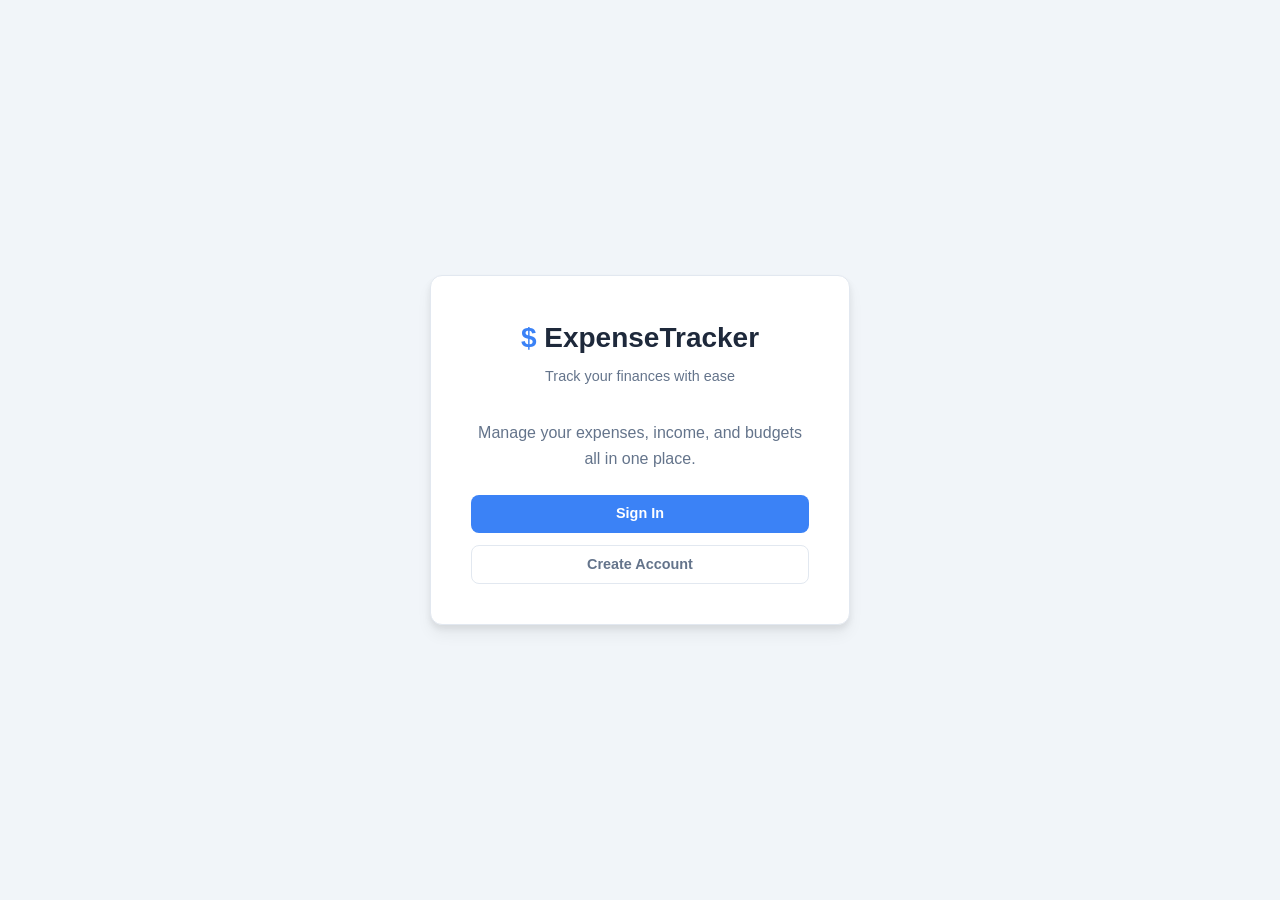
<file: frontend/index.html>
<!DOCTYPE html>
<html lang="en">
<head>
    <meta charset="UTF-8">
    <meta name="viewport" content="width=device-width, initial-scale=1.0">
    <title>Expense Tracker</title>
    <link rel="stylesheet" href="css/style.css">
</head>
<body>
    <div class="auth-page">
        <div class="auth-card" style="text-align:center;">
            <div class="auth-logo">
                <h1><span>$</span> ExpenseTracker</h1>
                <p>Track your finances with ease</p>
            </div>
            <p style="color:var(--text-secondary); margin-bottom:24px;">
                Manage your expenses, income, and budgets all in one place.
            </p>
            <a href="login.html" class="btn btn-primary btn-block" style="margin-bottom:12px;">Sign In</a>
            <a href="register.html" class="btn btn-outline btn-block">Create Account</a>
        </div>
    </div>
</body>
</html>
</file>
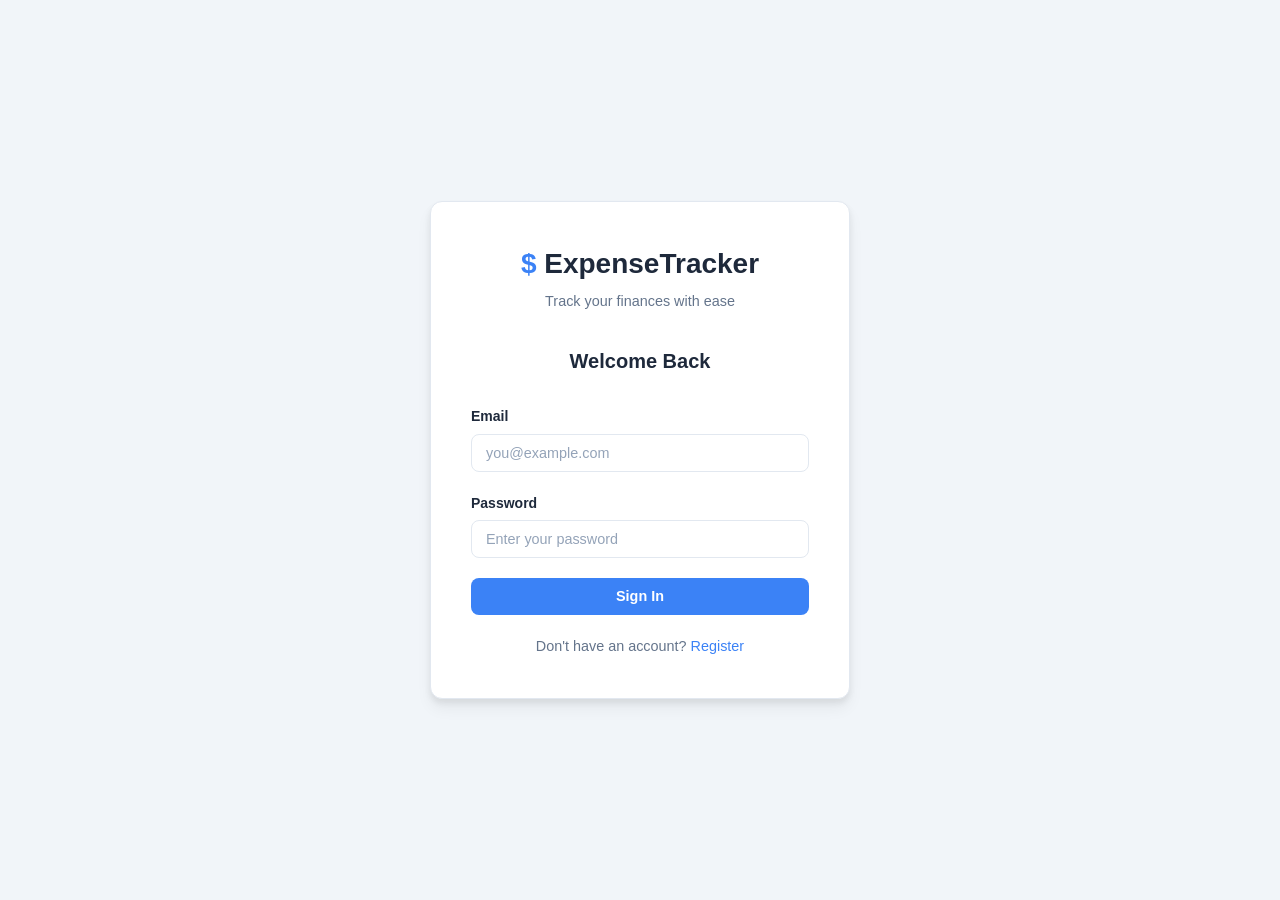
<file: frontend/budgets.html>
<!DOCTYPE html>
<html lang="en">
<head>
    <meta charset="UTF-8">
    <meta name="viewport" content="width=device-width, initial-scale=1.0">
    <title>Budgets - Expense Tracker</title>
    <link rel="stylesheet" href="css/style.css">
</head>
<body>
    <div class="sidebar-overlay" id="sidebarOverlay"></div>
    <aside class="sidebar" id="sidebar">
        <div class="sidebar-brand"><h2><span>$</span> ExpenseTracker</h2></div>
        <nav class="sidebar-nav">
            <a href="dashboard.html"><span class="icon">&#9632;</span> Dashboard</a>
            <a href="reports.html"><span class="icon">&#128202;</span> Reports</a>
            <a href="expenses.html"><span class="icon">&#36;</span> Expenses</a>
            <a href="income.html"><span class="icon">&#8593;</span> Income</a>
            <a href="categories.html"><span class="icon">&#9776;</span> Categories</a>
            <a href="budgets.html" class="active"><span class="icon">&#128176;</span> Budgets</a>
            <a href="notifications.html"><span class="icon">&#128276;</span> Notifications</a>
            <a href="settings.html"><span class="icon">&#9881;</span> Settings</a>
            <a href="profile.html"><span class="icon">&#128100;</span> Profile</a>
        </nav>
        <div class="sidebar-footer"><a href="#" id="logoutBtn"><span class="icon">&#8592;</span> Logout</a></div>
    </aside>
    <div class="main-content">
        <header class="navbar">
            <div class="navbar-left"><button class="menu-toggle" id="menuToggle">&#9776;</button><h1 class="page-title">Budgets</h1></div>
            <div class="navbar-right"><div class="navbar-user"><div class="user-avatar" id="userAvatar">U</div><div class="user-info"><div class="user-name" id="userName">User</div><div class="user-email" id="userEmail">user@example.com</div></div></div></div>
        </header>
        <div class="page-content">
            <div id="errorAlert" class="alert alert-danger"></div>
            <div id="successAlert" class="alert alert-success"></div>
            <div class="content-grid">
                <div class="card">
                    <div class="card-header"><h3 id="budgetFormTitle">Set Budget</h3></div>
                    <div class="card-body">
                        <form id="budgetForm">
                            <input type="hidden" id="editBudgetId" value="">
                            <div class="form-row">
                                <div class="form-group">
                                    <label for="budgetMonth">Month</label>
                                    <select id="budgetMonth" class="form-control">
                                        <option value="">Select</option><option value="1">January</option><option value="2">February</option><option value="3">March</option>
                                        <option value="4">April</option><option value="5">May</option><option value="6">June</option>
                                        <option value="7">July</option><option value="8">August</option><option value="9">September</option>
                                        <option value="10">October</option><option value="11">November</option><option value="12">December</option>
                                    </select>
                                </div>
                                <div class="form-group"><label for="budgetYear">Year</label><input type="number" id="budgetYear" class="form-control" min="2000" max="2100"></div>
                            </div>
                            <div class="form-group"><label for="budgetAmount">Budget Amount</label><input type="number" id="budgetAmount" class="form-control" step="0.01" min="0.01" required></div>
                            <div class="form-actions">
                                <button type="submit" class="btn btn-primary" id="saveBudgetBtn">Set Budget</button>
                                <button type="button" class="btn btn-outline" id="cancelBudgetEditBtn" style="display:none;">Cancel</button>
                            </div>
                        </form>
                    </div>
                </div>
                <div class="card">
                    <div class="card-header"><h3>Your Budgets</h3></div>
                    <div class="card-body">
                        <div id="loadingBudgets" class="loading"><div class="spinner"></div>Loading...</div>
                        <div class="table-container"><table><thead><tr><th>Month</th><th>Year</th><th>Amount</th><th>Actions</th></tr></thead><tbody id="budgetsBody"></tbody></table></div>
                        <div id="budgetsEmpty" class="empty-state" style="display:none;"><div class="empty-icon">&#128466;</div><h4>No budgets set</h4></div>
                    </div>
                </div>
            </div>
        </div>
    </div>
    <script src="js/api.js"></script>
    <script src="js/auth.js"></script>
    <script src="js/budgets.js"></script>
</body>
</html>
</file>
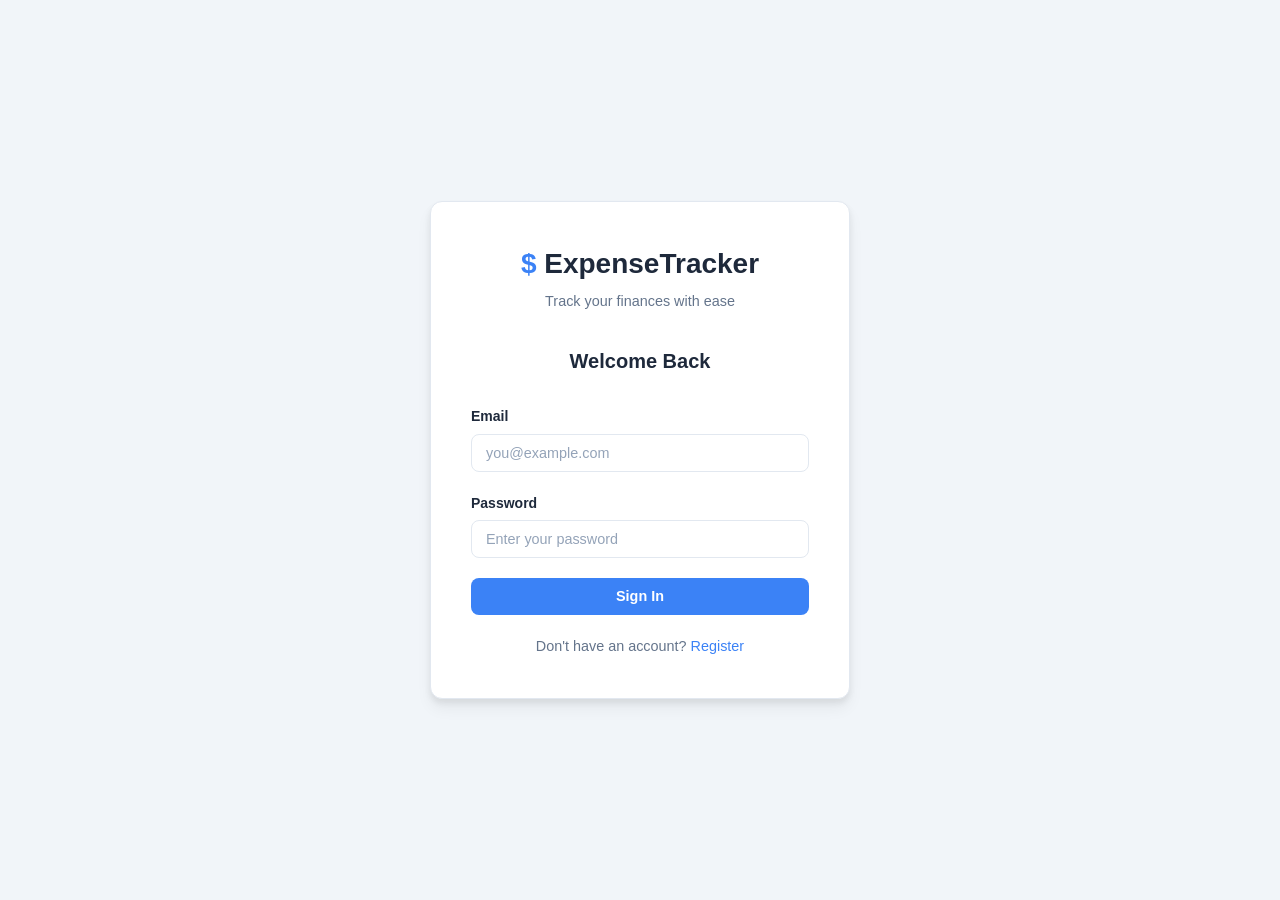
<file: frontend/categories.html>
<!DOCTYPE html>
<html lang="en">
<head>
    <meta charset="UTF-8">
    <meta name="viewport" content="width=device-width, initial-scale=1.0">
    <title>Categories - Expense Tracker</title>
    <link rel="stylesheet" href="css/style.css">
</head>
<body>
    <div class="sidebar-overlay" id="sidebarOverlay"></div>
    <aside class="sidebar" id="sidebar">
        <div class="sidebar-brand"><h2><span>$</span> ExpenseTracker</h2></div>
        <nav class="sidebar-nav">
            <a href="dashboard.html"><span class="icon">&#9632;</span> Dashboard</a>
            <a href="reports.html"><span class="icon">&#128202;</span> Reports</a>
            <a href="expenses.html"><span class="icon">&#36;</span> Expenses</a>
            <a href="income.html"><span class="icon">&#8593;</span> Income</a>
            <a href="categories.html" class="active"><span class="icon">&#9776;</span> Categories</a>
            <a href="budgets.html"><span class="icon">&#128176;</span> Budgets</a>
            <a href="notifications.html"><span class="icon">&#128276;</span> Notifications</a>
            <a href="settings.html"><span class="icon">&#9881;</span> Settings</a>
            <a href="profile.html"><span class="icon">&#128100;</span> Profile</a>
        </nav>
        <div class="sidebar-footer"><a href="#" id="logoutBtn"><span class="icon">&#8592;</span> Logout</a></div>
    </aside>
    <div class="main-content">
        <header class="navbar">
            <div class="navbar-left"><button class="menu-toggle" id="menuToggle">&#9776;</button><h1 class="page-title">Categories</h1></div>
            <div class="navbar-right"><div class="navbar-user"><div class="user-avatar" id="userAvatar">U</div><div class="user-info"><div class="user-name" id="userName">User</div><div class="user-email" id="userEmail">user@example.com</div></div></div></div>
        </header>
        <div class="page-content">
            <div id="errorAlert" class="alert alert-danger"></div>
            <div id="successAlert" class="alert alert-success"></div>
            <div class="content-grid">
                <div class="card">
                    <div class="card-header"><h3 id="catFormTitle">Create Category</h3></div>
                    <div class="card-body">
                        <form id="categoryForm">
                            <input type="hidden" id="editCategoryId" value="">
                            <div class="form-group"><label for="categoryName">Category Name</label><input type="text" id="categoryName" class="form-control" placeholder="e.g. Food" required></div>
                            <div class="form-actions">
                                <button type="submit" class="btn btn-primary" id="saveCategoryBtn">Create</button>
                                <button type="button" class="btn btn-outline" id="cancelCatEditBtn" style="display:none;">Cancel</button>
                            </div>
                        </form>
                    </div>
                </div>
                <div class="card">
                    <div class="card-header"><h3>Your Categories</h3></div>
                    <div class="card-body">
                        <div id="loadingCategories" class="loading"><div class="spinner"></div>Loading...</div>
                        <div class="table-container"><table><thead><tr><th>Name</th><th>Type</th><th>Actions</th></tr></thead><tbody id="categoriesBody"></tbody></table></div>
                        <div id="categoriesEmpty" class="empty-state" style="display:none;"><div class="empty-icon">&#128466;</div><h4>No categories</h4></div>
                    </div>
                </div>
            </div>
        </div>
    </div>
    <script src="js/api.js"></script>
    <script src="js/auth.js"></script>
    <script src="js/categories.js"></script>
</body>
</html>
</file>
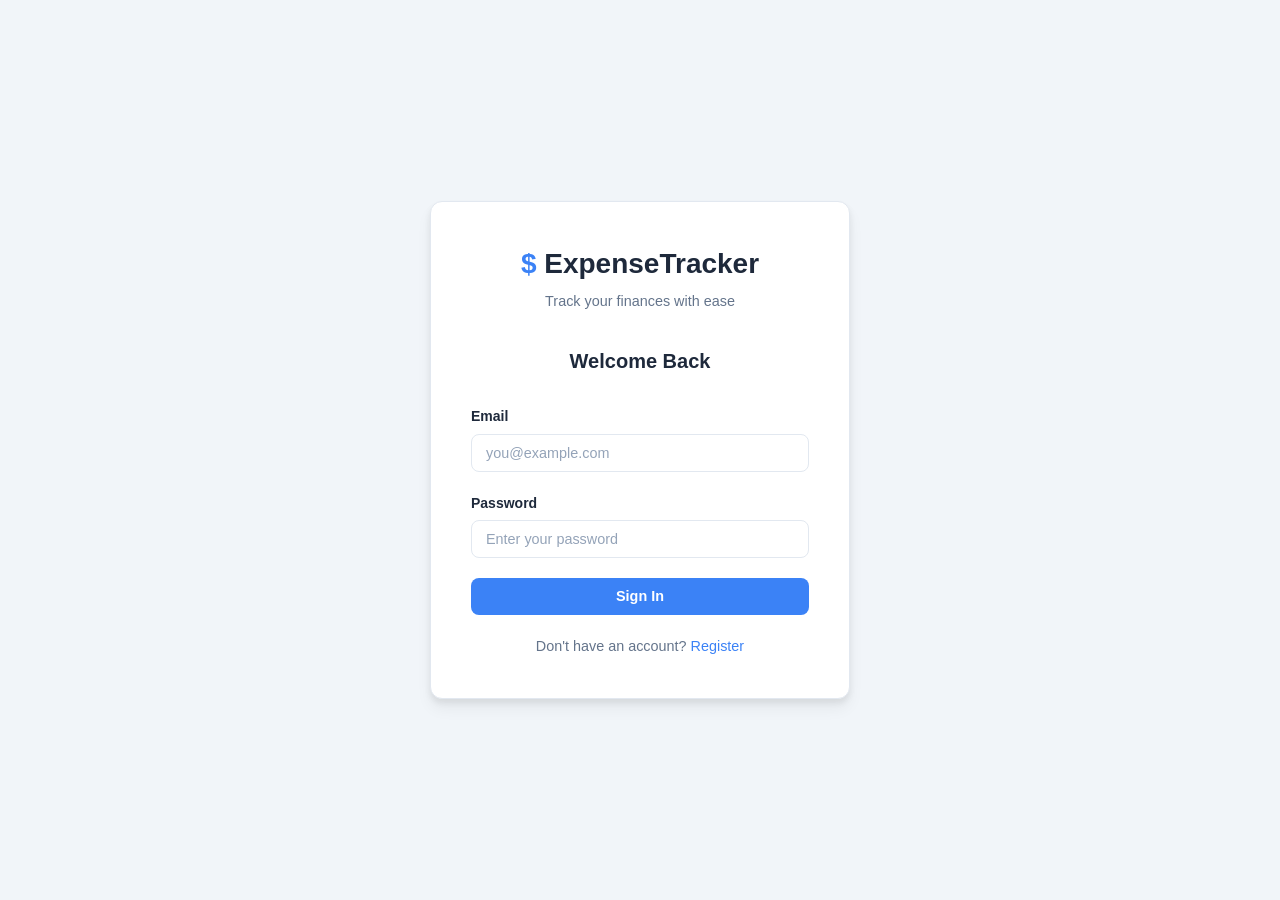
<file: frontend/expenses.html>
<!DOCTYPE html>
<html lang="en">
<head>
    <meta charset="UTF-8">
    <meta name="viewport" content="width=device-width, initial-scale=1.0">
    <title>Expenses - Expense Tracker</title>
    <link rel="stylesheet" href="css/style.css">
</head>
<body>
    <div class="sidebar-overlay" id="sidebarOverlay"></div>
    <aside class="sidebar" id="sidebar">
        <div class="sidebar-brand"><h2><span>$</span> ExpenseTracker</h2></div>
        <nav class="sidebar-nav">
            <a href="dashboard.html"><span class="icon">&#9632;</span> Dashboard</a>
            <a href="reports.html"><span class="icon">&#128202;</span> Reports</a>
            <a href="expenses.html" class="active"><span class="icon">&#36;</span> Expenses</a>
            <a href="income.html"><span class="icon">&#8593;</span> Income</a>
            <a href="categories.html"><span class="icon">&#9776;</span> Categories</a>
            <a href="budgets.html"><span class="icon">&#128176;</span> Budgets</a>
            <a href="notifications.html"><span class="icon">&#128276;</span> Notifications</a>
            <a href="settings.html"><span class="icon">&#9881;</span> Settings</a>
            <a href="profile.html"><span class="icon">&#128100;</span> Profile</a>
        </nav>
        <div class="sidebar-footer"><a href="#" id="logoutBtn"><span class="icon">&#8592;</span> Logout</a></div>
    </aside>
    <div class="main-content">
        <header class="navbar">
            <div class="navbar-left"><button class="menu-toggle" id="menuToggle">&#9776;</button><h1 class="page-title">Expenses</h1></div>
            <div class="navbar-right"><div class="navbar-user"><div class="user-avatar" id="userAvatar">U</div><div class="user-info"><div class="user-name" id="userName">User</div><div class="user-email" id="userEmail">user@example.com</div></div></div></div>
        </header>
        <div class="page-content">
            <div id="errorAlert" class="alert alert-danger"></div>
            <div id="successAlert" class="alert alert-success"></div>
            <div class="content-grid">
                <div class="card">
                    <div class="card-header"><h3 id="expenseFormTitle">Add Expense</h3></div>
                    <div class="card-body">
                        <form id="expenseForm">
                            <input type="hidden" id="editExpenseId" value="">
                            <div class="form-group">
                                <label for="expenseCategory">Category</label>
                                <select id="expenseCategory" class="form-control" required><option value="">Select a category</option></select>
                            </div>
                            <div class="form-group">
                                <label for="expenseTitle">Title</label>
                                <input type="text" id="expenseTitle" class="form-control" placeholder="e.g. Groceries" required>
                            </div>
                            <div class="form-row">
                                <div class="form-group"><label for="expenseAmount">Amount</label><input type="number" id="expenseAmount" class="form-control" step="0.01" min="0.01" required></div>
                                <div class="form-group"><label for="expenseDate">Date</label><input type="date" id="expenseDate" class="form-control" required></div>
                            </div>
                            <div class="form-row">
                                <div class="form-group">
                                    <label for="expenseType">Type</label>
                                    <select id="expenseType" class="form-control">
                                        <option value="expense">Expense</option>
                                        <option value="transfer">Transfer</option>
                                    </select>
                                </div>
                                <div class="form-group">
                                    <label for="paymentMethod">Payment</label>
                                    <select id="paymentMethod" class="form-control">
                                        <option value="cash">Cash</option>
                                        <option value="card">Card</option>
                                        <option value="upi">UPI</option>
                                        <option value="bank">Bank Transfer</option>
                                        <option value="wallet">Wallet</option>
                                    </select>
                                </div>
                            </div>
                            <div class="form-group">
                                <label for="merchantName">Merchant</label>
                                <input type="text" id="merchantName" class="form-control" placeholder="Optional merchant name">
                            </div>
                            <div class="form-group">
                                <label for="expenseNotes">Notes</label>
                                <textarea id="expenseNotes" class="form-control" placeholder="Optional notes"></textarea>
                            </div>
                            <div class="form-group">
                                <label for="expenseTags">Tags</label>
                                <input type="text" id="expenseTags" class="form-control" placeholder="e.g. urgent,work,personal">
                            </div>
                            <div class="form-actions">
                                <button type="submit" class="btn btn-primary" id="saveExpenseBtn">Add Expense</button>
                                <button type="button" class="btn btn-outline" id="cancelEditBtn" style="display:none;">Cancel</button>
                            </div>
                        </form>
                    </div>
                </div>
                <div class="card">
                    <div class="card-header">
                        <h3>Your Expenses</h3>
                        <div style="display:flex;gap:8px;">
                            <input type="text" id="searchExpense" class="form-control" placeholder="Search..." style="width:200px;">
                        </div>
                    </div>
                    <div class="card-body">
                        <div id="loadingExpenses" class="loading"><div class="spinner"></div>Loading...</div>
                        <div class="table-container">
                            <table><thead><tr><th>Title</th><th>Category</th><th>Amount</th><th>Date</th><th>Payment</th><th>Actions</th></tr></thead><tbody id="expensesBody"></tbody></table>
                        </div>
                        <div id="expensesEmpty" class="empty-state" style="display:none;"><div class="empty-icon">&#128466;</div><h4>No expenses yet</h4></div>
                        <div class="pagination" id="expensePagination"></div>
                    </div>
                </div>
            </div>
        </div>
    </div>
    <script src="js/api.js"></script>
    <script src="js/auth.js"></script>
    <script src="js/expenses.js"></script>
</body>
</html>
</file>
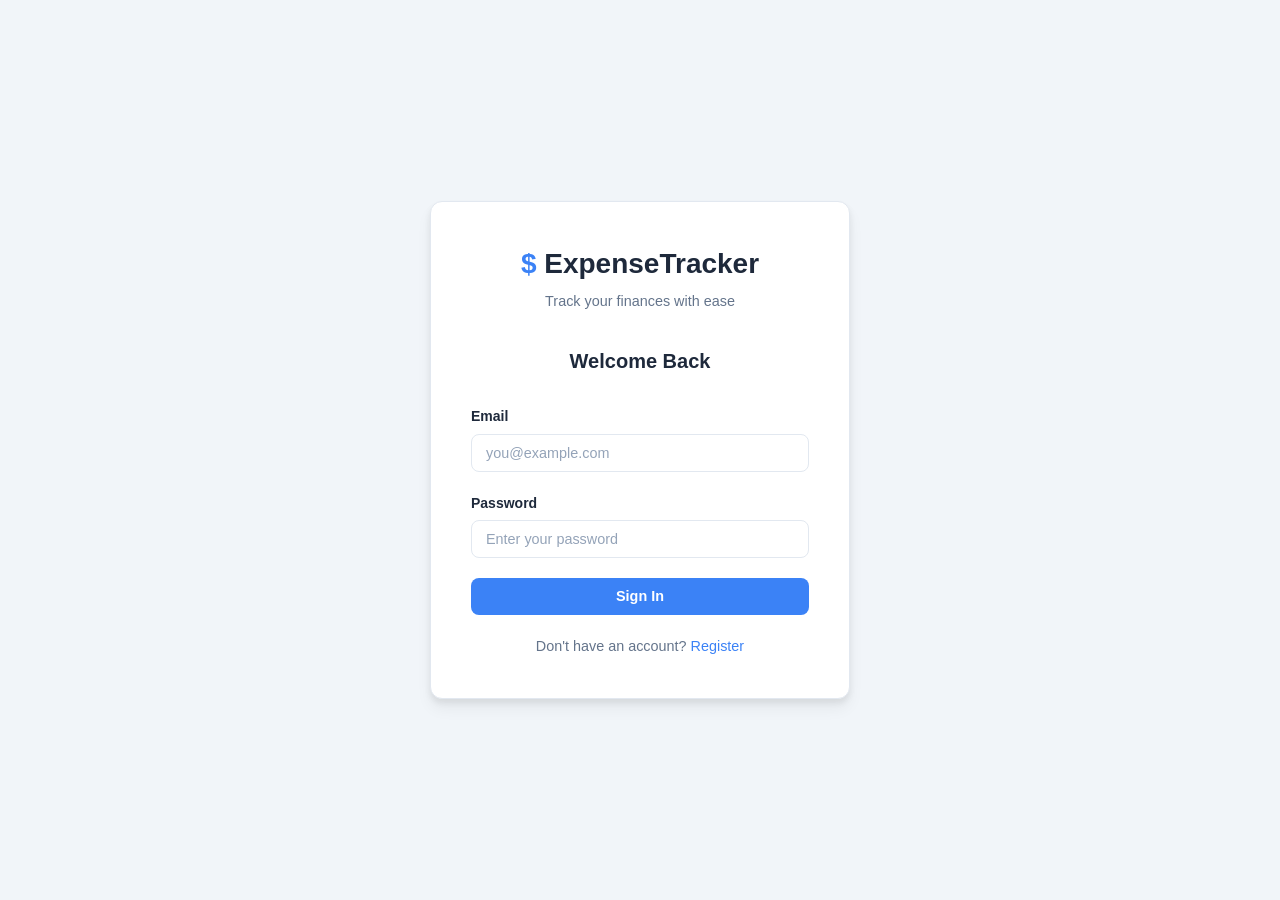
<file: frontend/income.html>
<!DOCTYPE html>
<html lang="en">
<head>
    <meta charset="UTF-8">
    <meta name="viewport" content="width=device-width, initial-scale=1.0">
    <title>Income - Expense Tracker</title>
    <link rel="stylesheet" href="css/style.css">
</head>
<body>
    <div class="sidebar-overlay" id="sidebarOverlay"></div>
    <aside class="sidebar" id="sidebar">
        <div class="sidebar-brand"><h2><span>$</span> ExpenseTracker</h2></div>
        <nav class="sidebar-nav">
            <a href="dashboard.html"><span class="icon">&#9632;</span> Dashboard</a>
            <a href="reports.html"><span class="icon">&#128202;</span> Reports</a>
            <a href="expenses.html"><span class="icon">&#36;</span> Expenses</a>
            <a href="income.html" class="active"><span class="icon">&#8593;</span> Income</a>
            <a href="categories.html"><span class="icon">&#9776;</span> Categories</a>
            <a href="budgets.html"><span class="icon">&#128176;</span> Budgets</a>
            <a href="notifications.html"><span class="icon">&#128276;</span> Notifications</a>
            <a href="settings.html"><span class="icon">&#9881;</span> Settings</a>
            <a href="profile.html"><span class="icon">&#128100;</span> Profile</a>
        </nav>
        <div class="sidebar-footer"><a href="#" id="logoutBtn"><span class="icon">&#8592;</span> Logout</a></div>
    </aside>
    <div class="main-content">
        <header class="navbar">
            <div class="navbar-left"><button class="menu-toggle" id="menuToggle">&#9776;</button><h1 class="page-title">Income</h1></div>
            <div class="navbar-right"><div class="navbar-user"><div class="user-avatar" id="userAvatar">U</div><div class="user-info"><div class="user-name" id="userName">User</div><div class="user-email" id="userEmail">user@example.com</div></div></div></div>
        </header>
        <div class="page-content">
            <div id="errorAlert" class="alert alert-danger"></div>
            <div id="successAlert" class="alert alert-success"></div>
            <div class="content-grid">
                <div class="card">
                    <div class="card-header"><h3 id="incomeFormTitle">Add Income</h3></div>
                    <div class="card-body">
                        <form id="incomeForm">
                            <input type="hidden" id="editIncomeId" value="">
                            <div class="form-group"><label for="incomeSource">Source</label><input type="text" id="incomeSource" class="form-control" placeholder="e.g. Salary" required></div>
                            <div class="form-row">
                                <div class="form-group"><label for="incomeAmount">Amount</label><input type="number" id="incomeAmount" class="form-control" step="0.01" min="0.01" required></div>
                                <div class="form-group"><label for="incomeDate">Date</label><input type="date" id="incomeDate" class="form-control" required></div>
                            </div>
                            <div class="form-group">
                                <label for="incomeType">Type</label>
                                <select id="incomeType" class="form-control">
                                    <option value="salary">Salary</option>
                                    <option value="freelance">Freelance</option>
                                    <option value="bonus">Bonus</option>
                                    <option value="investment">Investment</option>
                                    <option value="gift">Gift</option>
                                    <option value="other">Other</option>
                                </select>
                            </div>
                            <div class="form-group"><label for="incomeNotes">Notes</label><textarea id="incomeNotes" class="form-control"></textarea></div>
                            <div class="form-actions">
                                <button type="submit" class="btn btn-success" id="saveIncomeBtn">Add Income</button>
                                <button type="button" class="btn btn-outline" id="cancelIncomeEditBtn" style="display:none;">Cancel</button>
                            </div>
                        </form>
                    </div>
                </div>
                <div class="card">
                    <div class="card-header"><h3>Your Income</h3></div>
                    <div class="card-body">
                        <div id="loadingIncome" class="loading"><div class="spinner"></div>Loading...</div>
                        <div class="table-container"><table><thead><tr><th>Source</th><th>Amount</th><th>Date</th><th>Type</th><th>Actions</th></tr></thead><tbody id="incomeBody"></tbody></table></div>
                        <div id="incomeEmpty" class="empty-state" style="display:none;"><div class="empty-icon">&#128466;</div><h4>No income recorded yet</h4></div>
                    </div>
                </div>
            </div>
        </div>
    </div>
    <script src="js/api.js"></script>
    <script src="js/auth.js"></script>
    <script src="js/income.js"></script>
</body>
</html>
</file>
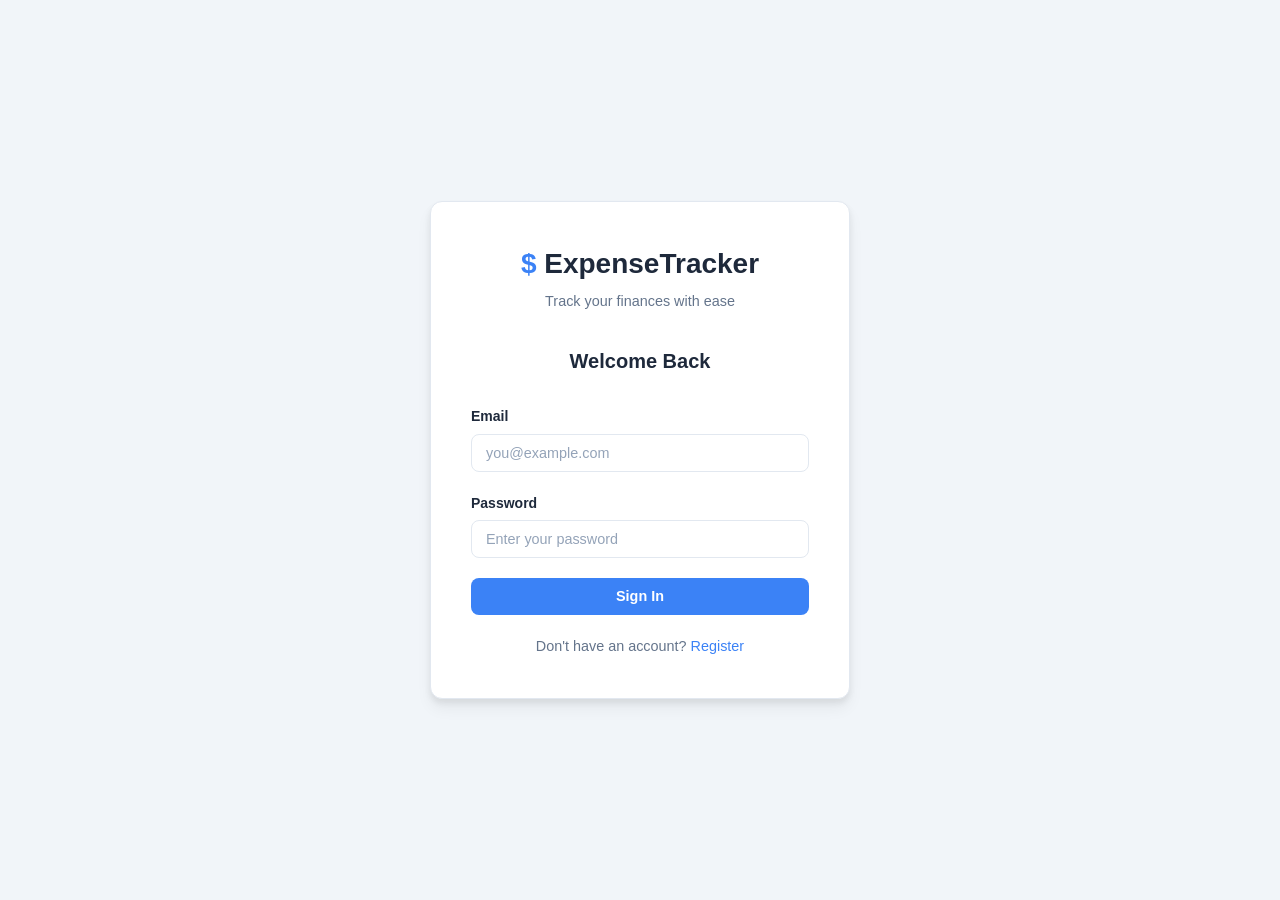
<file: frontend/login.html>
<!DOCTYPE html>
<html lang="en">
<head>
    <meta charset="UTF-8">
    <meta name="viewport" content="width=device-width, initial-scale=1.0">
    <title>Login - Expense Tracker</title>
    <link rel="stylesheet" href="css/style.css">
</head>
<body>
    <div class="auth-page">
        <div class="auth-card">
            <div class="auth-logo">
                <h1><span>$</span> ExpenseTracker</h1>
                <p>Track your finances with ease</p>
            </div>
            <div class="auth-title"><h2>Welcome Back</h2></div>
            <div id="errorAlert" class="alert alert-danger"></div>
            <form id="loginForm">
                <div class="form-group">
                    <label for="email">Email</label>
                    <input type="email" id="email" class="form-control" placeholder="you@example.com" required>
                </div>
                <div class="form-group">
                    <label for="password">Password</label>
                    <input type="password" id="password" class="form-control" placeholder="Enter your password" required>
                </div>
                <button type="submit" class="btn btn-primary btn-block" id="loginBtn">Sign In</button>
            </form>
            <div class="auth-link">Don't have an account? <a href="register.html">Register</a></div>
        </div>
    </div>
    <script src="js/api.js"></script>
    <script>
        document.getElementById('loginForm').addEventListener('submit', async (e) => {
            e.preventDefault();
            const btn = document.getElementById('loginBtn');
            const alertEl = document.getElementById('errorAlert');
            const email = document.getElementById('email').value.trim();
            const password = document.getElementById('password').value;

            if (!email || !password) {
                alertEl.textContent = 'Please fill in all fields.';
                alertEl.className = 'alert alert-danger show';
                return;
            }

            btn.disabled = true;
            btn.textContent = 'Signing in...';
            alertEl.className = 'alert alert-danger';

            try {
                const res = await fetch('https://expense-tracker-2-4o4e.onrender.com/auth/login', {
                    method: 'POST',
                    headers: { 'Content-Type': 'application/json' },
                    body: JSON.stringify({ email, password }),
                });
                const data = await res.json();
                if (!res.ok) throw new Error(data.detail || 'Login failed');

                storeTokens(data.access_token, data.refresh_token);
                localStorage.setItem('user', JSON.stringify(data.user));
                window.location.href = 'dashboard.html';
            } catch (err) {
                alertEl.textContent = err.message;
                alertEl.className = 'alert alert-danger show';
            } finally {
                btn.disabled = false;
                btn.textContent = 'Sign In';
            }
        });
    </script>
</body>
</html>
</file>
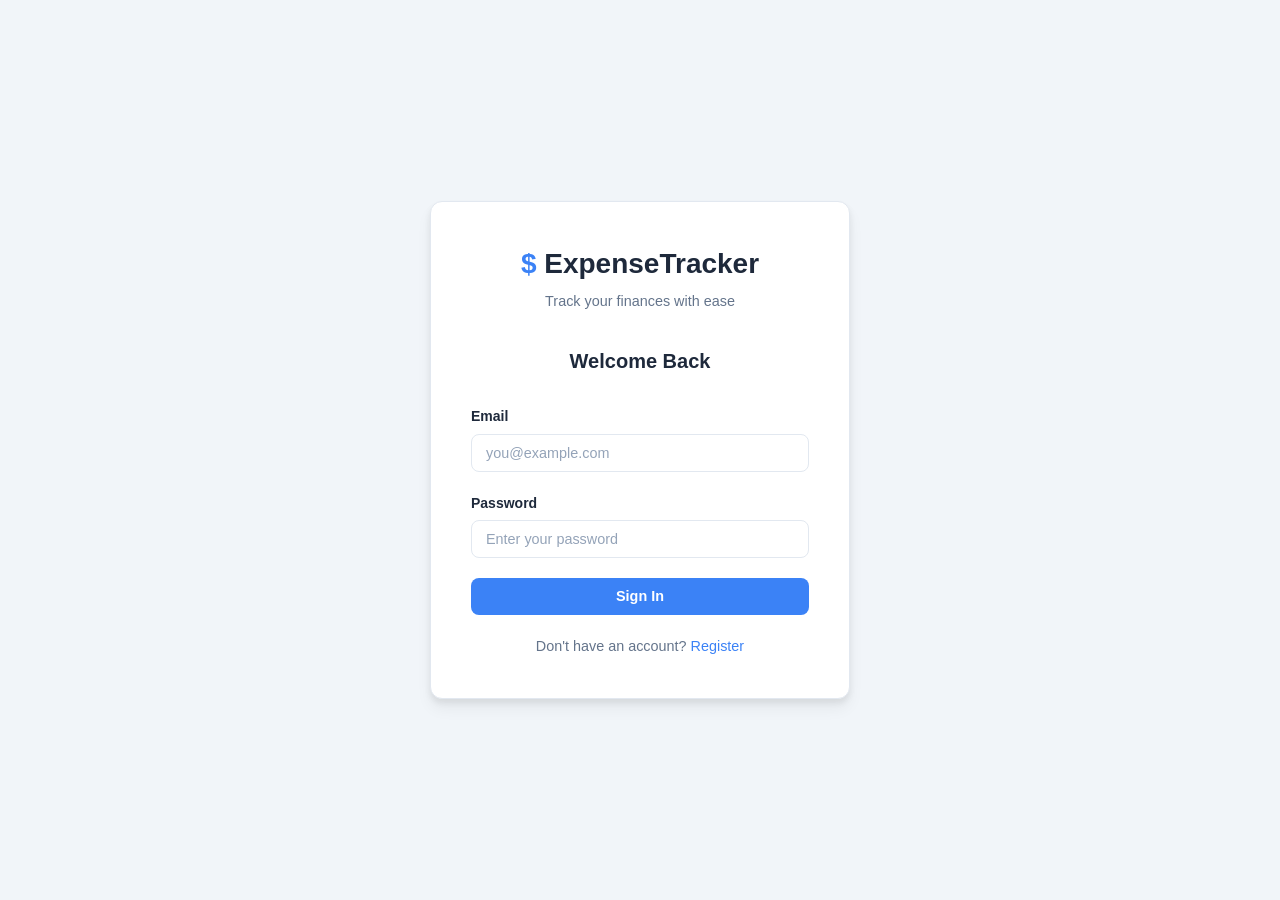
<file: frontend/notifications.html>
<!DOCTYPE html>
<html lang="en">
<head>
    <meta charset="UTF-8">
    <meta name="viewport" content="width=device-width, initial-scale=1.0">
    <title>Notifications - Expense Tracker</title>
    <link rel="stylesheet" href="css/style.css">
</head>
<body>
    <div class="sidebar-overlay" id="sidebarOverlay"></div>
    <aside class="sidebar" id="sidebar">
        <div class="sidebar-brand"><h2><span>$</span> ExpenseTracker</h2></div>
        <nav class="sidebar-nav">
            <a href="dashboard.html"><span class="icon">&#9632;</span> Dashboard</a>
            <a href="reports.html"><span class="icon">&#128202;</span> Reports</a>
            <a href="expenses.html"><span class="icon">&#36;</span> Expenses</a>
            <a href="income.html"><span class="icon">&#8593;</span> Income</a>
            <a href="categories.html"><span class="icon">&#9776;</span> Categories</a>
            <a href="budgets.html"><span class="icon">&#128176;</span> Budgets</a>
            <a href="notifications.html" class="active"><span class="icon">&#128276;</span> Notifications</a>
            <a href="settings.html"><span class="icon">&#9881;</span> Settings</a>
            <a href="profile.html"><span class="icon">&#128100;</span> Profile</a>
        </nav>
        <div class="sidebar-footer"><a href="#" id="logoutBtn"><span class="icon">&#8592;</span> Logout</a></div>
    </aside>
    <div class="main-content">
        <header class="navbar">
            <div class="navbar-left"><button class="menu-toggle" id="menuToggle">&#9776;</button><h1 class="page-title">Notifications</h1></div>
            <div class="navbar-right">
                <button class="btn btn-outline btn-sm" id="markAllRead">Mark All Read</button>
                <div class="navbar-user"><div class="user-avatar" id="userAvatar">U</div><div class="user-info"><div class="user-name" id="userName">User</div><div class="user-email" id="userEmail">user@example.com</div></div></div>
            </div>
        </header>
        <div class="page-content">
            <div id="loadingNotif" class="loading"><div class="spinner"></div>Loading...</div>
            <div id="notifList"></div>
            <div id="notifEmpty" class="empty-state" style="display:none;"><div class="empty-icon">&#128276;</div><h4>No notifications</h4><p>You're all caught up!</p></div>
        </div>
    </div>
    <script src="js/api.js"></script>
    <script src="js/auth.js"></script>
    <script src="js/notifications.js"></script>
</body>
</html>
</file>
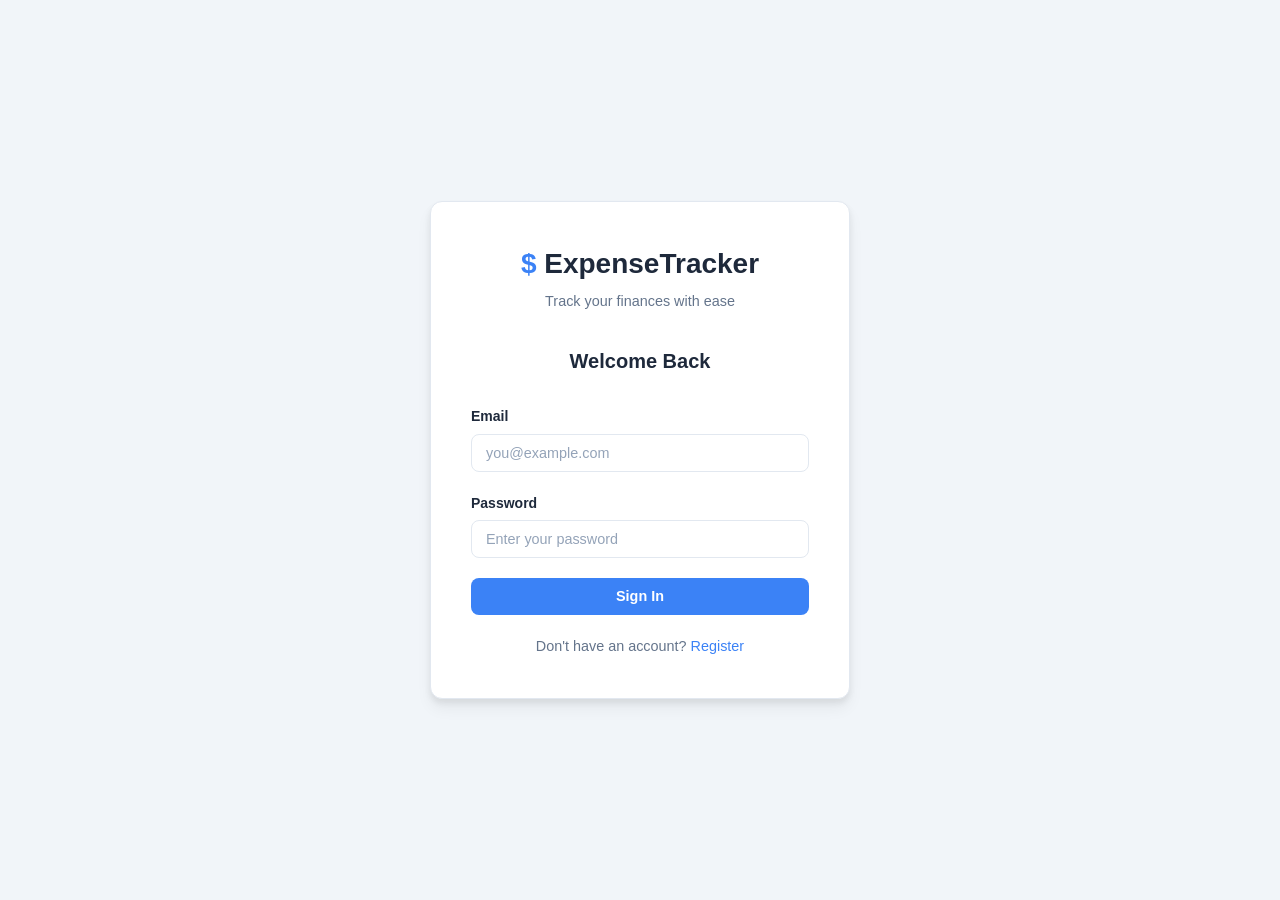
<file: frontend/profile.html>
<!DOCTYPE html>
<html lang="en">
<head>
    <meta charset="UTF-8">
    <meta name="viewport" content="width=device-width, initial-scale=1.0">
    <title>Profile - Expense Tracker</title>
    <link rel="stylesheet" href="css/style.css">
</head>
<body>
    <div class="sidebar-overlay" id="sidebarOverlay"></div>
    <aside class="sidebar" id="sidebar">
        <div class="sidebar-brand"><h2><span>$</span> ExpenseTracker</h2></div>
        <nav class="sidebar-nav">
            <a href="dashboard.html"><span class="icon">&#9632;</span> Dashboard</a>
            <a href="reports.html"><span class="icon">&#128202;</span> Reports</a>
            <a href="expenses.html"><span class="icon">&#36;</span> Expenses</a>
            <a href="income.html"><span class="icon">&#8593;</span> Income</a>
            <a href="categories.html"><span class="icon">&#9776;</span> Categories</a>
            <a href="budgets.html"><span class="icon">&#128176;</span> Budgets</a>
            <a href="notifications.html"><span class="icon">&#128276;</span> Notifications</a>
            <a href="settings.html"><span class="icon">&#9881;</span> Settings</a>
            <a href="profile.html" class="active"><span class="icon">&#128100;</span> Profile</a>
        </nav>
        <div class="sidebar-footer"><a href="#" id="logoutBtn"><span class="icon">&#8592;</span> Logout</a></div>
    </aside>
    <div class="main-content">
        <header class="navbar">
            <div class="navbar-left"><button class="menu-toggle" id="menuToggle">&#9776;</button><h1 class="page-title">Profile</h1></div>
            <div class="navbar-right"><div class="navbar-user"><div class="user-avatar" id="userAvatar">U</div><div class="user-info"><div class="user-name" id="userName">User</div><div class="user-email" id="userEmail">user@example.com</div></div></div></div>
        </header>
        <div class="page-content">
            <div id="errorAlert" class="alert alert-danger"></div>
            <div id="successAlert" class="alert alert-success"></div>
            <div class="content-grid">
                <div class="card">
                    <div class="card-header"><h3>Edit Profile</h3></div>
                    <div class="card-body">
                        <form id="profileForm">
                            <div class="form-row">
                                <div class="form-group"><label for="profileName">Name</label><input type="text" id="profileName" class="form-control" required minlength="2"></div>
                                <div class="form-group"><label for="profileAge">Age</label><input type="number" id="profileAge" class="form-control" min="1" max="119"></div>
                            </div>
                            <div class="form-group"><label for="profileEmail">Email</label><input type="email" id="profileEmail" class="form-control" required></div>
                            <button type="submit" class="btn btn-primary" id="saveProfileBtn">Save Changes</button>
                        </form>
                    </div>
                </div>
                <div class="card">
                    <div class="card-header"><h3>Change Password</h3></div>
                    <div class="card-body">
                        <form id="passwordForm">
                            <div class="form-group"><label for="currentPassword">Current Password</label><input type="password" id="currentPassword" class="form-control" required></div>
                            <div class="form-group"><label for="newPassword">New Password</label><input type="password" id="newPassword" class="form-control" minlength="6" required></div>
                            <div class="form-group"><label for="confirmPassword">Confirm New Password</label><input type="password" id="confirmPassword" class="form-control" minlength="6" required></div>
                            <button type="submit" class="btn btn-primary" id="savePasswordBtn">Change Password</button>
                        </form>
                    </div>
                </div>
            </div>
        </div>
    </div>
    <script src="js/api.js"></script>
    <script src="js/auth.js"></script>
    <script src="js/profile.js"></script>
</body>
</html>
</file>
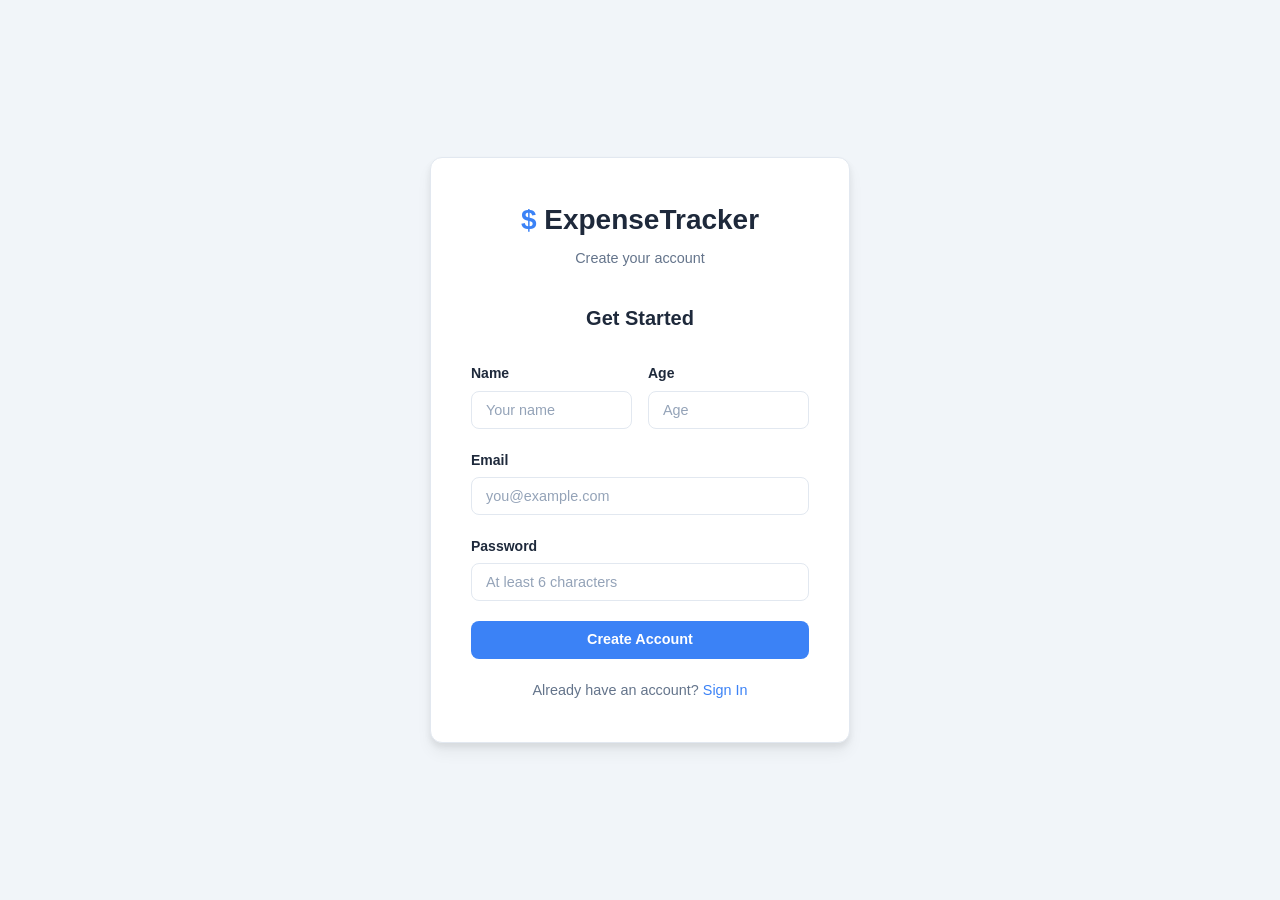
<file: frontend/register.html>
<!DOCTYPE html>
<html lang="en">
<head>
    <meta charset="UTF-8">
    <meta name="viewport" content="width=device-width, initial-scale=1.0">
    <title>Register - Expense Tracker</title>
    <link rel="stylesheet" href="css/style.css">
</head>
<body>
    <div class="auth-page">
        <div class="auth-card">
            <div class="auth-logo">
                <h1><span>$</span> ExpenseTracker</h1>
                <p>Create your account</p>
            </div>
            <div class="auth-title"><h2>Get Started</h2></div>
            <div id="errorAlert" class="alert alert-danger"></div>
            <div id="successAlert" class="alert alert-success"></div>
            <form id="registerForm">
                <div class="form-row">
                    <div class="form-group">
                        <label for="name">Name</label>
                        <input type="text" id="name" class="form-control" placeholder="Your name" required minlength="2">
                    </div>
                    <div class="form-group">
                        <label for="age">Age</label>
                        <input type="number" id="age" class="form-control" placeholder="Age" min="1" max="119">
                    </div>
                </div>
                <div class="form-group">
                    <label for="email">Email</label>
                    <input type="email" id="email" class="form-control" placeholder="you@example.com" required>
                </div>
                <div class="form-group">
                    <label for="password">Password</label>
                    <input type="password" id="password" class="form-control" placeholder="At least 6 characters" required minlength="6">
                </div>
                <button type="submit" class="btn btn-primary btn-block" id="registerBtn">Create Account</button>
            </form>
            <div class="auth-link">Already have an account? <a href="login.html">Sign In</a></div>
        </div>
    </div>
    <script src="js/api.js"></script>
    <script>
        document.getElementById('registerForm').addEventListener('submit', async (e) => {
            e.preventDefault();
            const btn = document.getElementById('registerBtn');
            const errorEl = document.getElementById('errorAlert');
            const successEl = document.getElementById('successAlert');
            const name = document.getElementById('name').value.trim();
            const age = document.getElementById('age').value.trim();
            const email = document.getElementById('email').value.trim();
            const password = document.getElementById('password').value;

            errorEl.className = 'alert alert-danger';
            successEl.className = 'alert alert-success';

            if (!name || name.length < 2) { errorEl.textContent = 'Name must be at least 2 characters.'; errorEl.className = 'alert alert-danger show'; return; }
            if (!email) { errorEl.textContent = 'Email is required.'; errorEl.className = 'alert alert-danger show'; return; }
            if (password.length < 6) { errorEl.textContent = 'Password must be at least 6 characters.'; errorEl.className = 'alert alert-danger show'; return; }

            btn.disabled = true;
            btn.textContent = 'Creating account...';

            try {
                const res = await fetch('https://expense-tracker-2-4o4e.onrender.com/auth/register', {
                    method: 'POST',
                    headers: { 'Content-Type': 'application/json' },
                    body: JSON.stringify({ name, age: age ? parseInt(age) : null, email, password }),
                });
                const data = await res.json();
                if (!res.ok) throw new Error(data.detail || 'Registration failed');

                storeTokens(data.access_token, data.refresh_token);
                localStorage.setItem('user', JSON.stringify(data.user));
                successEl.textContent = 'Account created! Redirecting...';
                successEl.className = 'alert alert-success show';
                setTimeout(() => { window.location.href = 'dashboard.html'; }, 1000);
            } catch (err) {
                errorEl.textContent = err.message;
                errorEl.className = 'alert alert-danger show';
            } finally {
                btn.disabled = false;
                btn.textContent = 'Create Account';
            }
        });
    </script>
</body>
</html>
</file>
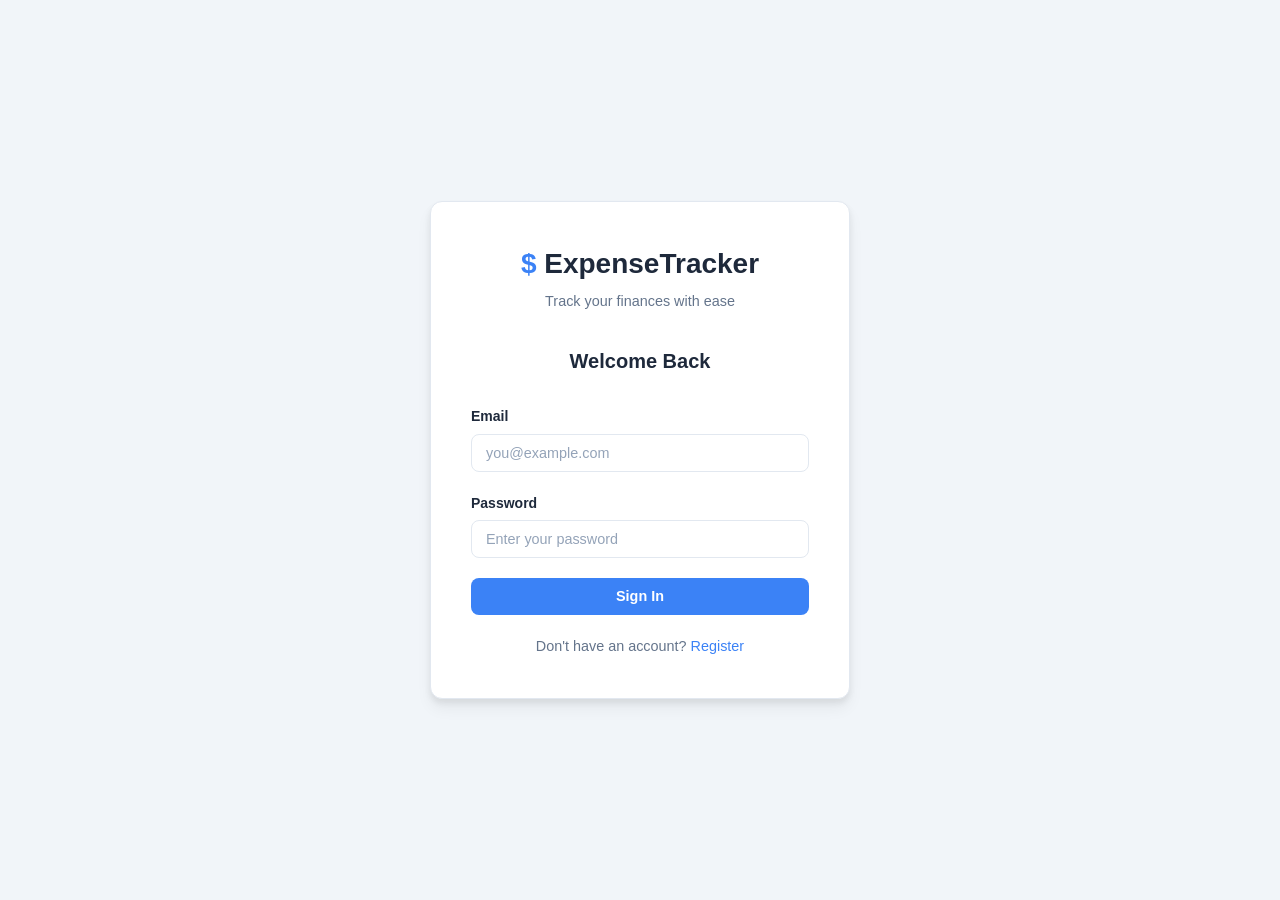
<file: frontend/settings.html>
<!DOCTYPE html>
<html lang="en">
<head>
    <meta charset="UTF-8">
    <meta name="viewport" content="width=device-width, initial-scale=1.0">
    <title>Settings - Expense Tracker</title>
    <link rel="stylesheet" href="css/style.css">
</head>
<body>
    <div class="sidebar-overlay" id="sidebarOverlay"></div>
    <aside class="sidebar" id="sidebar">
        <div class="sidebar-brand"><h2><span>$</span> ExpenseTracker</h2></div>
        <nav class="sidebar-nav">
            <a href="dashboard.html"><span class="icon">&#9632;</span> Dashboard</a>
            <a href="reports.html"><span class="icon">&#128202;</span> Reports</a>
            <a href="expenses.html"><span class="icon">&#36;</span> Expenses</a>
            <a href="income.html"><span class="icon">&#8593;</span> Income</a>
            <a href="categories.html"><span class="icon">&#9776;</span> Categories</a>
            <a href="budgets.html"><span class="icon">&#128176;</span> Budgets</a>
            <a href="notifications.html"><span class="icon">&#128276;</span> Notifications</a>
            <a href="settings.html" class="active"><span class="icon">&#9881;</span> Settings</a>
            <a href="profile.html"><span class="icon">&#128100;</span> Profile</a>
        </nav>
        <div class="sidebar-footer"><a href="#" id="logoutBtn"><span class="icon">&#8592;</span> Logout</a></div>
    </aside>
    <div class="main-content">
        <header class="navbar">
            <div class="navbar-left"><button class="menu-toggle" id="menuToggle">&#9776;</button><h1 class="page-title">Settings</h1></div>
            <div class="navbar-right"><div class="navbar-user"><div class="user-avatar" id="userAvatar">U</div><div class="user-info"><div class="user-name" id="userName">User</div><div class="user-email" id="userEmail">user@example.com</div></div></div></div>
        </header>
        <div class="page-content">
            <div id="errorAlert" class="alert alert-danger"></div>
            <div id="successAlert" class="alert alert-success"></div>
            <div class="content-grid">
                <div class="card">
                    <div class="card-header"><h3>Preferences</h3></div>
                    <div class="card-body">
                        <form id="settingsForm">
                            <div class="form-group">
                                <label for="settingsCurrency">Currency</label>
                                <select id="settingsCurrency" class="form-control">
                                    <option value="USD">USD ($)</option>
                                    <option value="INR">INR (&#8377;)</option>
                                    <option value="EUR">EUR (&#8364;)</option>
                                    <option value="GBP">GBP (&#163;)</option>
                                </select>
                            </div>
                            <div class="form-group">
                                <label for="settingsDateFormat">Date Format</label>
                                <select id="settingsDateFormat" class="form-control">
                                    <option value="YYYY-MM-DD">YYYY-MM-DD</option>
                                    <option value="DD/MM/YYYY">DD/MM/YYYY</option>
                                    <option value="MM/DD/YYYY">MM/DD/YYYY</option>
                                </select>
                            </div>
                            <div class="form-group">
                                <label for="settingsTheme">Theme</label>
                                <select id="settingsTheme" class="form-control">
                                    <option value="light">Light</option>
                                    <option value="dark">Dark</option>
                                </select>
                            </div>
                            <div class="form-group">
                                <label for="settingsTimezone">Timezone</label>
                                <input type="text" id="settingsTimezone" class="form-control" placeholder="UTC">
                            </div>
                            <div class="form-group">
                                <label for="settingsBudgetWarning">Budget Warning (%)</label>
                                <input type="number" id="settingsBudgetWarning" class="form-control" min="1" max="100" placeholder="80">
                            </div>
                            <button type="submit" class="btn btn-primary" id="saveSettingsBtn">Save Settings</button>
                        </form>
                    </div>
                </div>
                <div class="card">
                    <div class="card-header"><h3>Export Data</h3></div>
                    <div class="card-body">
                        <p style="color:var(--text-secondary);margin-bottom:16px;">Download your financial data for external analysis.</p>
                        <div style="display:flex;flex-direction:column;gap:12px;">
                            <div class="form-row">
                                <div class="form-group">
                                    <label for="exportStart">From</label>
                                    <input type="date" id="exportStart" class="form-control">
                                </div>
                                <div class="form-group">
                                    <label for="exportEnd">To</label>
                                    <input type="date" id="exportEnd" class="form-control">
                                </div>
                            </div>
                            <div style="display:flex;gap:12px;flex-wrap:wrap;">
                                <button class="btn btn-outline" onclick="exportCSV('expenses')">Export Expenses CSV</button>
                                <button class="btn btn-outline" onclick="exportCSV('income')">Export Income CSV</button>
                                <button class="btn btn-outline" onclick="exportBackup()">Export Full Backup</button>
                            </div>
                        </div>
                    </div>
                </div>
            </div>
        </div>
    </div>
    <script src="js/api.js"></script>
    <script src="js/auth.js"></script>
    <script src="js/settings.js"></script>
</body>
</html>
</file>
<file: frontend/css/style.css>
:root {
    --primary: #3b82f6;
    --primary-dark: #2563eb;
    --primary-light: #dbeafe;
    --success: #10b981;
    --success-light: #d1fae5;
    --warning: #f59e0b;
    --warning-light: #fef3c7;
    --danger: #ef4444;
    --danger-light: #fee2e2;
    --sidebar-bg: #1e293b;
    --sidebar-hover: #334155;
    --sidebar-active: #3b82f6;
    --sidebar-text: #94a3b8;
    --sidebar-text-active: #ffffff;
    --bg: #f1f5f9;
    --card-bg: #ffffff;
    --text: #1e293b;
    --text-secondary: #64748b;
    --border: #e2e8f0;
    --shadow: 0 1px 3px rgba(0,0,0,0.08), 0 1px 2px rgba(0,0,0,0.06);
    --shadow-lg: 0 4px 6px rgba(0,0,0,0.07), 0 10px 15px rgba(0,0,0,0.05);
    --radius: 8px;
    --radius-lg: 12px;
    --sidebar-width: 250px;
    --navbar-height: 64px;
    --font: 'Inter', -apple-system, BlinkMacSystemFont, 'Segoe UI', Roboto, sans-serif;
}

*, *::before, *::after {
    box-sizing: border-box;
    margin: 0;
    padding: 0;
}

html {
    font-size: 16px;
    -webkit-font-smoothing: antialiased;
}

body {
    font-family: var(--font);
    background: var(--bg);
    color: var(--text);
    line-height: 1.6;
    min-height: 100vh;
}

a {
    color: var(--primary);
    text-decoration: none;
}

a:hover {
    text-decoration: underline;
}

input, select, textarea, button {
    font-family: inherit;
    font-size: inherit;
}

/* ==========================================
   SIDEBAR
   ========================================== */

.sidebar {
    position: fixed;
    top: 0;
    left: 0;
    width: var(--sidebar-width);
    height: 100vh;
    background: var(--sidebar-bg);
    color: var(--sidebar-text);
    display: flex;
    flex-direction: column;
    z-index: 100;
    transition: transform 0.3s ease;
}

.sidebar-brand {
    padding: 20px 24px;
    border-bottom: 1px solid rgba(255,255,255,0.08);
}

.sidebar-brand h2 {
    color: #fff;
    font-size: 1.25rem;
    font-weight: 700;
    letter-spacing: -0.02em;
}

.sidebar-brand span {
    color: var(--primary);
}

.sidebar-nav {
    flex: 1;
    padding: 16px 12px;
    overflow-y: auto;
}

.sidebar-nav a {
    display: flex;
    align-items: center;
    gap: 12px;
    padding: 10px 16px;
    color: var(--sidebar-text);
    text-decoration: none;
    border-radius: 8px;
    font-size: 0.9rem;
    font-weight: 500;
    transition: all 0.2s ease;
    margin-bottom: 2px;
}

.sidebar-nav a:hover {
    background: var(--sidebar-hover);
    color: var(--sidebar-text-active);
    text-decoration: none;
}

.sidebar-nav a.active {
    background: var(--sidebar-active);
    color: #fff;
}

.sidebar-nav a .icon {
    width: 20px;
    text-align: center;
    font-size: 1.1rem;
}

.sidebar-footer {
    padding: 16px 12px;
    border-top: 1px solid rgba(255,255,255,0.08);
}

.sidebar-footer a {
    display: flex;
    align-items: center;
    gap: 12px;
    padding: 10px 16px;
    color: var(--sidebar-text);
    text-decoration: none;
    border-radius: 8px;
    font-size: 0.9rem;
    font-weight: 500;
    transition: all 0.2s ease;
}

.sidebar-footer a:hover {
    background: var(--danger);
    color: #fff;
    text-decoration: none;
}

/* ==========================================
   MAIN CONTENT
   ========================================== */

.main-content {
    margin-left: var(--sidebar-width);
    min-height: 100vh;
    display: flex;
    flex-direction: column;
}

/* ==========================================
   NAVBAR
   ========================================== */

.navbar {
    height: var(--navbar-height);
    background: var(--card-bg);
    border-bottom: 1px solid var(--border);
    display: flex;
    align-items: center;
    justify-content: space-between;
    padding: 0 32px;
    position: sticky;
    top: 0;
    z-index: 50;
}

.navbar-left {
    display: flex;
    align-items: center;
    gap: 16px;
}

.navbar-left .page-title {
    font-size: 1.25rem;
    font-weight: 600;
    color: var(--text);
}

.menu-toggle {
    display: none;
    background: none;
    border: none;
    font-size: 1.5rem;
    color: var(--text);
    cursor: pointer;
    padding: 4px;
}

.navbar-right {
    display: flex;
    align-items: center;
    gap: 16px;
}

.navbar-user {
    display: flex;
    align-items: center;
    gap: 12px;
}

.navbar-user .user-avatar {
    width: 36px;
    height: 36px;
    border-radius: 50%;
    background: var(--primary-light);
    color: var(--primary);
    display: flex;
    align-items: center;
    justify-content: center;
    font-weight: 600;
    font-size: 0.9rem;
}

.navbar-user .user-info {
    line-height: 1.3;
}

.navbar-user .user-name {
    font-size: 0.9rem;
    font-weight: 600;
    color: var(--text);
}

.navbar-user .user-email {
    font-size: 0.8rem;
    color: var(--text-secondary);
}

/* ==========================================
   PAGE CONTENT
   ========================================== */

.page-content {
    padding: 32px;
    flex: 1;
}

/* ==========================================
   CARDS
   ========================================== */

.card {
    background: var(--card-bg);
    border: 1px solid var(--border);
    border-radius: var(--radius-lg);
    box-shadow: var(--shadow);
    overflow: hidden;
}

.card-header {
    padding: 20px 24px;
    border-bottom: 1px solid var(--border);
    display: flex;
    align-items: center;
    justify-content: space-between;
}

.card-header h3 {
    font-size: 1.05rem;
    font-weight: 600;
}

.card-body {
    padding: 24px;
}

/* ==========================================
   STAT CARDS
   ========================================== */

.stat-grid {
    display: grid;
    grid-template-columns: repeat(auto-fit, minmax(240px, 1fr));
    gap: 20px;
    margin-bottom: 32px;
}

.stat-card {
    background: var(--card-bg);
    border: 1px solid var(--border);
    border-radius: var(--radius-lg);
    padding: 24px;
    box-shadow: var(--shadow);
    transition: box-shadow 0.2s ease, transform 0.2s ease;
}

.stat-card:hover {
    box-shadow: var(--shadow-lg);
    transform: translateY(-2px);
}

.stat-card .stat-icon {
    width: 48px;
    height: 48px;
    border-radius: 12px;
    display: flex;
    align-items: center;
    justify-content: center;
    font-size: 1.4rem;
    margin-bottom: 16px;
}

.stat-card .stat-icon.blue { background: var(--primary-light); color: var(--primary); }
.stat-card .stat-icon.green { background: var(--success-light); color: var(--success); }
.stat-card .stat-icon.yellow { background: var(--warning-light); color: var(--warning); }
.stat-card .stat-icon.red { background: var(--danger-light); color: var(--danger); }

.stat-card .stat-label {
    font-size: 0.85rem;
    color: var(--text-secondary);
    font-weight: 500;
    margin-bottom: 4px;
}

.stat-card .stat-value {
    font-size: 1.75rem;
    font-weight: 700;
    color: var(--text);
}

.stat-card .stat-sub {
    font-size: 0.8rem;
    color: var(--text-secondary);
    margin-top: 4px;
}

/* ==========================================
   FORMS
   ========================================== */

.form-group {
    margin-bottom: 20px;
}

.form-group label {
    display: block;
    font-size: 0.875rem;
    font-weight: 600;
    color: var(--text);
    margin-bottom: 6px;
}

.form-control {
    width: 100%;
    padding: 10px 14px;
    border: 1px solid var(--border);
    border-radius: var(--radius);
    font-size: 0.9rem;
    color: var(--text);
    background: var(--card-bg);
    transition: border-color 0.2s ease, box-shadow 0.2s ease;
    outline: none;
}

.form-control:focus {
    border-color: var(--primary);
    box-shadow: 0 0 0 3px rgba(59,130,246,0.15);
}

.form-control::placeholder {
    color: #94a3b8;
}

select.form-control {
    cursor: pointer;
}

textarea.form-control {
    resize: vertical;
    min-height: 80px;
}

.form-row {
    display: grid;
    grid-template-columns: 1fr 1fr;
    gap: 16px;
}

.form-error {
    color: var(--danger);
    font-size: 0.8rem;
    margin-top: 4px;
}

.form-actions {
    display: flex;
    gap: 12px;
    margin-top: 24px;
}

/* ==========================================
   BUTTONS
   ========================================== */

.btn {
    display: inline-flex;
    align-items: center;
    justify-content: center;
    gap: 8px;
    padding: 10px 20px;
    border: none;
    border-radius: var(--radius);
    font-size: 0.9rem;
    font-weight: 600;
    cursor: pointer;
    transition: all 0.2s ease;
    text-decoration: none;
    line-height: 1.2;
}

.btn:hover {
    text-decoration: none;
}

.btn-primary {
    background: var(--primary);
    color: #fff;
}

.btn-primary:hover {
    background: var(--primary-dark);
    box-shadow: 0 4px 12px rgba(59,130,246,0.3);
}

.btn-success {
    background: var(--success);
    color: #fff;
}

.btn-success:hover {
    background: #059669;
}

.btn-danger {
    background: var(--danger);
    color: #fff;
}

.btn-danger:hover {
    background: #dc2626;
}

.btn-warning {
    background: var(--warning);
    color: #fff;
}

.btn-warning:hover {
    background: #d97706;
}

.btn-outline {
    background: transparent;
    color: var(--text-secondary);
    border: 1px solid var(--border);
}

.btn-outline:hover {
    background: var(--bg);
    border-color: #cbd5e1;
}

.btn-sm {
    padding: 6px 12px;
    font-size: 0.8rem;
}

.btn-block {
    width: 100%;
}

.btn:disabled {
    opacity: 0.6;
    cursor: not-allowed;
}

/* ==========================================
   TABLES
   ========================================== */

.table-container {
    overflow-x: auto;
}

table {
    width: 100%;
    border-collapse: collapse;
}

table th,
table td {
    text-align: left;
    padding: 12px 16px;
    border-bottom: 1px solid var(--border);
    font-size: 0.9rem;
}

table th {
    background: var(--bg);
    font-weight: 600;
    color: var(--text-secondary);
    font-size: 0.8rem;
    text-transform: uppercase;
    letter-spacing: 0.04em;
    white-space: nowrap;
}

table td {
    color: var(--text);
}

table tbody tr:hover {
    background: #f8fafc;
}

table tbody tr:last-child td {
    border-bottom: none;
}

table .actions {
    display: flex;
    gap: 8px;
    white-space: nowrap;
}

/* ==========================================
   ALERTS
   ========================================== */

.alert {
    padding: 14px 18px;
    border-radius: var(--radius);
    font-size: 0.9rem;
    font-weight: 500;
    margin-bottom: 20px;
    display: none;
}

.alert.show {
    display: block;
}

.alert-success {
    background: var(--success-light);
    color: #065f46;
    border: 1px solid #a7f3d0;
}

.alert-danger {
    background: var(--danger-light);
    color: #991b1b;
    border: 1px solid #fecaca;
}

.alert-warning {
    background: var(--warning-light);
    color: #92400e;
    border: 1px solid #fde68a;
}

/* ==========================================
   LOADING
   ========================================== */

.loading {
    display: flex;
    align-items: center;
    justify-content: center;
    padding: 48px;
    color: var(--text-secondary);
}

.spinner {
    width: 32px;
    height: 32px;
    border: 3px solid var(--border);
    border-top-color: var(--primary);
    border-radius: 50%;
    animation: spin 0.6s linear infinite;
    margin-right: 12px;
}

@keyframes spin {
    to { transform: rotate(360deg); }
}

/* ==========================================
   AUTH PAGES
   ========================================== */

.auth-page {
    display: flex;
    align-items: center;
    justify-content: center;
    min-height: 100vh;
    background: var(--bg);
    padding: 20px;
}

.auth-card {
    background: var(--card-bg);
    border-radius: var(--radius-lg);
    box-shadow: var(--shadow-lg);
    padding: 40px;
    width: 100%;
    max-width: 420px;
    border: 1px solid var(--border);
}

.auth-card .auth-logo {
    text-align: center;
    margin-bottom: 32px;
}

.auth-card .auth-logo h1 {
    font-size: 1.75rem;
    font-weight: 700;
    color: var(--text);
}

.auth-card .auth-logo h1 span {
    color: var(--primary);
}

.auth-card .auth-logo p {
    color: var(--text-secondary);
    font-size: 0.9rem;
    margin-top: 4px;
}

.auth-card .auth-title {
    text-align: center;
    margin-bottom: 28px;
}

.auth-card .auth-title h2 {
    font-size: 1.25rem;
    font-weight: 700;
}

.auth-link {
    text-align: center;
    margin-top: 20px;
    font-size: 0.9rem;
    color: var(--text-secondary);
}

/* ==========================================
   CONTENT GRID
   ========================================== */

.content-grid {
    display: grid;
    grid-template-columns: 1fr 1fr;
    gap: 24px;
    margin-bottom: 32px;
}

.content-grid .full-width {
    grid-column: 1 / -1;
}

/* ==========================================
   DASHBOARD QUICK ACTIONS
   ========================================== */

.quick-actions {
    display: grid;
    grid-template-columns: repeat(auto-fit, minmax(180px, 1fr));
    gap: 12px;
}

.quick-action {
    display: flex;
    align-items: center;
    gap: 12px;
    padding: 16px 20px;
    background: var(--bg);
    border-radius: var(--radius);
    color: var(--text);
    font-weight: 500;
    font-size: 0.9rem;
    transition: all 0.2s ease;
    cursor: pointer;
    border: 1px solid transparent;
}

.quick-action:hover {
    background: var(--primary-light);
    color: var(--primary);
    border-color: var(--primary);
    text-decoration: none;
}

/* ==========================================
   SIDEBAR OVERLAY
   ========================================== */

.sidebar-overlay {
    display: none;
    position: fixed;
    inset: 0;
    background: rgba(0,0,0,0.4);
    z-index: 99;
}

.sidebar-overlay.show {
    display: block;
}

/* ==========================================
   EMPTY STATE
   ========================================== */

.empty-state {
    text-align: center;
    padding: 48px 24px;
    color: var(--text-secondary);
}

.empty-state .empty-icon {
    font-size: 3rem;
    margin-bottom: 16px;
    opacity: 0.4;
}

.empty-state h4 {
    font-size: 1.1rem;
    color: var(--text);
    margin-bottom: 8px;
}

.empty-state p {
    font-size: 0.9rem;
}

/* ==========================================
   RESPONSIVE
   ========================================== */

@media (max-width: 1024px) {
    .content-grid {
        grid-template-columns: 1fr;
    }

    .stat-grid {
        grid-template-columns: repeat(auto-fit, minmax(200px, 1fr));
    }
}

@media (max-width: 768px) {
    .sidebar {
        transform: translateX(-100%);
    }

    .sidebar.open {
        transform: translateX(0);
    }

    .main-content {
        margin-left: 0;
    }

    .menu-toggle {
        display: block;
    }

    .navbar {
        padding: 0 16px;
    }

    .page-content {
        padding: 16px;
    }

    .navbar-user .user-info {
        display: none;
    }

    .stat-grid {
        grid-template-columns: 1fr 1fr;
    }

    .form-row {
        grid-template-columns: 1fr;
    }

    .auth-card {
        padding: 28px 20px;
    }
}

/* ==========================================
   BADGE
   ========================================== */

.badge {
    display: inline-flex;
    align-items: center;
    justify-content: center;
    min-width: 18px;
    height: 18px;
    padding: 0 6px;
    background: var(--danger);
    color: #fff;
    border-radius: 10px;
    font-size: 0.7rem;
    font-weight: 700;
    line-height: 1;
    margin-left: auto;
}

/* ==========================================
   PERIOD BAR
   ========================================== */

.period-bar {
    display: flex;
    align-items: center;
    gap: 16px;
    margin-bottom: 24px;
    flex-wrap: wrap;
    background: var(--card-bg);
    border: 1px solid var(--border);
    border-radius: var(--radius-lg);
    padding: 12px 20px;
    box-shadow: var(--shadow);
}

.period-selector,
.report-selector {
    display: flex;
    gap: 4px;
    background: var(--bg);
    padding: 4px;
    border-radius: var(--radius);
}

.period-btn {
    background: transparent;
    border: none;
    padding: 6px 14px;
    border-radius: 6px;
    font-size: 0.8rem;
    font-weight: 500;
    color: var(--text-secondary);
    cursor: pointer;
    transition: all 0.2s ease;
}

.period-btn:hover {
    color: var(--text);
    background: rgba(0,0,0,0.04);
}

.period-btn.active {
    background: var(--primary);
    color: #fff;
    box-shadow: 0 2px 8px rgba(59,130,246,0.25);
}

.date-range {
    display: flex;
    align-items: center;
    gap: 8px;
}

/* ==========================================
   PAGINATION
   ========================================== */

.pagination {
    display: flex;
    justify-content: center;
    gap: 6px;
    margin-top: 20px;
    padding-top: 16px;
    border-top: 1px solid var(--border);
}

/* ==========================================
   CHART CONTAINERS
   ========================================== */

canvas {
    max-width: 100%;
}

/* ==========================================
   RESPONSIVE
   ========================================== */

@media (max-width: 768px) {
    .period-bar {
        flex-direction: column;
        align-items: stretch;
    }

    .date-range {
        flex-wrap: wrap;
    }

    .report-selector {
        flex-wrap: wrap;
    }
}

@media (max-width: 480px) {
    .stat-grid {
        grid-template-columns: 1fr;
    }

    .quick-actions {
        grid-template-columns: 1fr 1fr;
    }

    table th:nth-child(3),
    table td:nth-child(3),
    table th:nth-child(4),
    table td:nth-child(4) {
        display: none;
    }

    .navbar-user .user-avatar {
        width: 32px;
        height: 32px;
        font-size: 0.8rem;
    }
}
</file>
